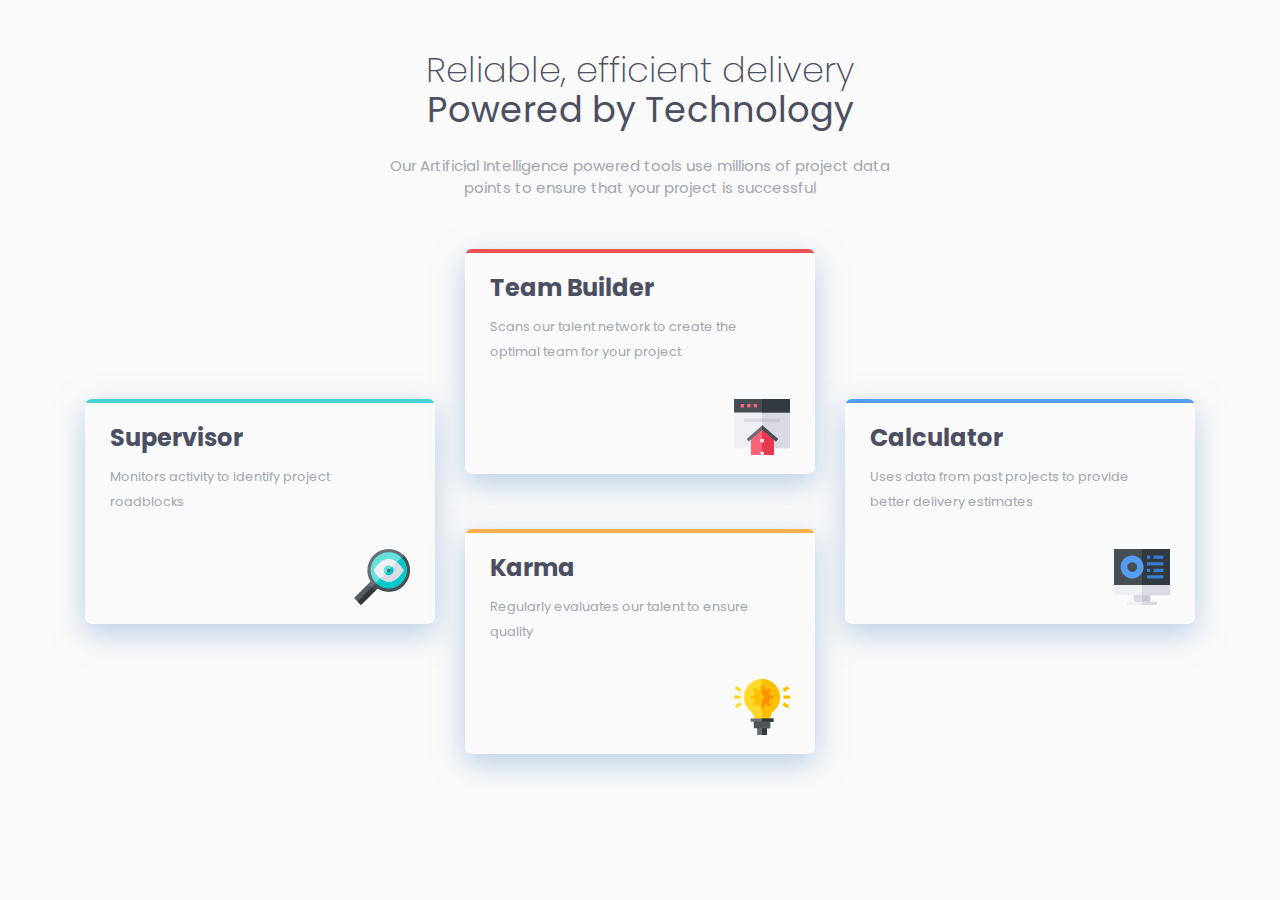
<file: public/index.html>
<!DOCTYPE html><html lang="en"><head><meta charset="UTF-8"><meta http-equiv="X-UA-Compatible" content="IE=edge"><meta name="viewport" content="width=device-width,initial-scale=1"><link rel="shortcut icon" href="/src/assets/img/favicon-32x32.png" type="image/x-icon"><link rel="stylesheet" href="/public/css/styles.css"><title>Frontend Mentor || Four card feature section</title></head><body><header class="main-header"><h1 class="main-title">Reliable, efficient delivery<br><b>Powered by Technology</b></h1><p class="main-subtitle">Our Artificial Intelligence powered tools use millions of project data points to ensure that your project is successful</p></header><main class="main cards-container"><article class="card card--cyan"><h2 class="card__title">Supervisor</h2><p class="card__description">Monitors activity to identify project<br>roadblocks</p><div class="card__icon"><img class="icon" src="/src/assets/img/icon-supervisor.svg" alt="logo de Supervisor"></div></article><article class="card card--red"><h2 class="card__title">Team Builder</h2><p class="card__description">Scans our talent network to create the<br>optimal team for your project</p><div class="card__icon"><img class="icon" src="/src/assets/img/icon-team-builder.svg" alt="logo de Team Builder"></div></article><article class="card card--yellow"><h2 class="card__title">Karma</h2><p class="card__description">Regularly evaluates our talent to ensure<br>quality</p><div class="card__icon"><img class="icon" src="/src/assets/img/icon-karma.svg" alt="logo de karma"></div></article><article class="card card--blue"><h2 class="card__title">Calculator</h2><p class="card__description">Uses data from past projects to provide<br>better delivery estimates</p><div class="card__icon"><img class="icon" src="/src/assets/img/icon-calculator.svg" alt="logo de Calculator"></div></article></main></body></html>
</file>
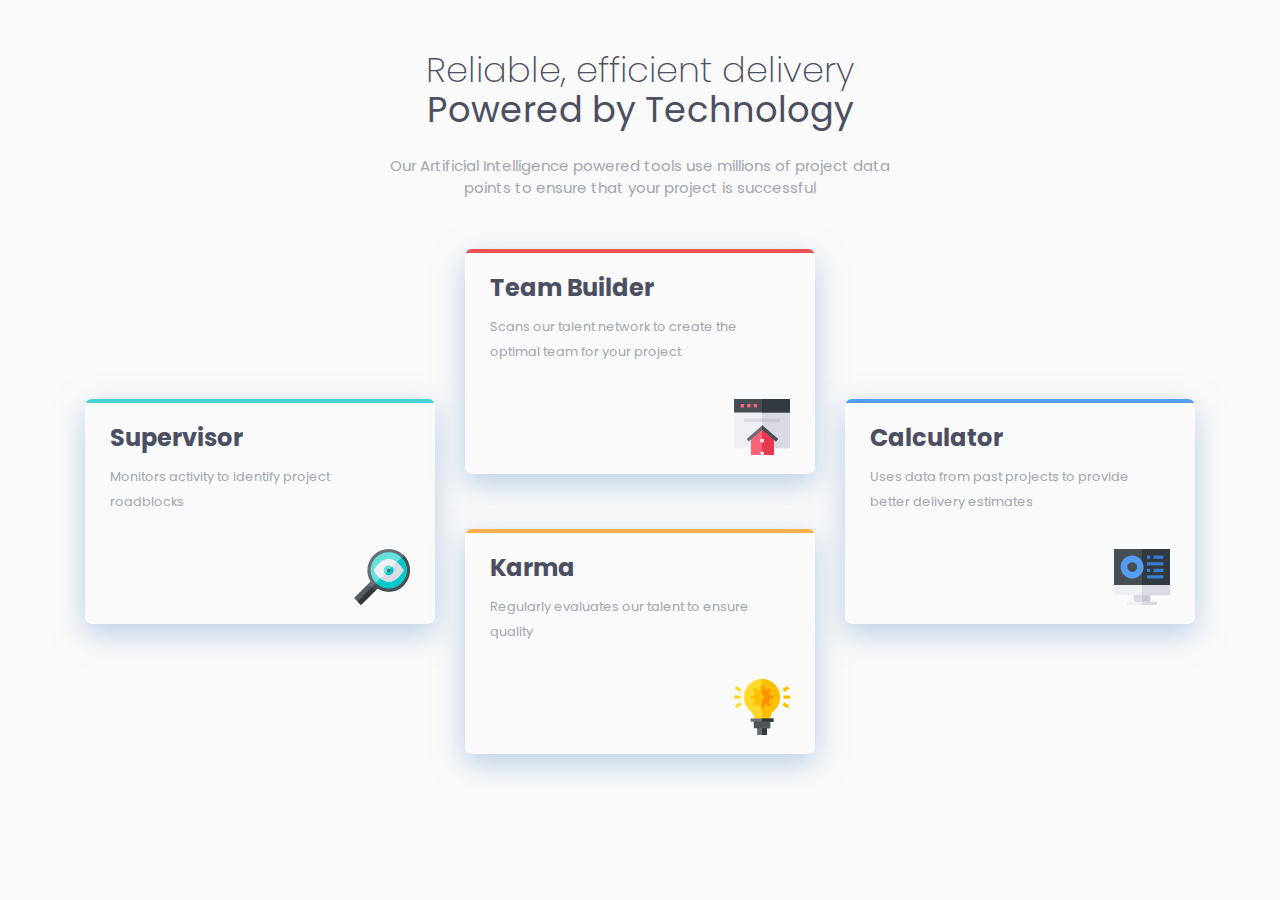
<file: src/index.html>
<!DOCTYPE html>
<html lang="en">
	<head>
		<meta charset="UTF-8" />
		<meta http-equiv="X-UA-Compatible" content="IE=edge" />
		<meta
			name="viewport"
			content="width=device-width, initial-scale=1.0"
		/>
		<link
			rel="shortcut icon"
			href="/src/assets/img/favicon-32x32.png "
			type="image/x-icon"
		/>
		<link rel="stylesheet" href="/public/css/styles.css" />
		<title>Frontend Mentor || Four card feature section</title>
	</head>

	<body>
		<header class="main-header">
			<h1 class="main-title">
				Reliable, efficient delivery <br />
				<b> Powered by Technology</b>
			</h1>
			<p class="main-subtitle">
				Our Artificial Intelligence powered tools use millions of
				project data points to ensure that your project is successful
			</p>
		</header>
		<main class="main cards-container">
			<article class="card card--cyan">
				<h2 class="card__title">Supervisor</h2>
				<p class="card__description">
					Monitors activity to identify project <br />
					roadblocks
				</p>
				<div class="card__icon">
					<img
						class="icon"
						src="/src/assets/img/icon-supervisor.svg"
						alt="logo de Supervisor"
					/>
				</div>
			</article>
			<article class="card card--red">
				<h2 class="card__title">Team Builder</h2>
				<p class="card__description">
					Scans our talent network to create the <br />
					optimal team for your project
				</p>
				<div class="card__icon">
					<img
						class="icon"
						src="/src/assets/img/icon-team-builder.svg"
						alt="logo de Team Builder"
					/>
				</div>
			</article>
			<article class="card card--yellow">
				<h2 class="card__title">Karma</h2>
				<p class="card__description">
					Regularly evaluates our talent to ensure <br />
					quality
				</p>
				<div class="card__icon">
					<img
						class="icon"
						src="/src/assets/img/icon-karma.svg"
						alt="logo de karma"
					/>
				</div>
			</article>
			<article class="card card--blue">
				<h2 class="card__title">Calculator</h2>
				<p class="card__description">
					Uses data from past projects to provide <br />
					better delivery estimates
				</p>
				<div class="card__icon">
					<img
						class="icon"
						src="/src/assets/img/icon-calculator.svg"
						alt="logo de Calculator"
					/>
				</div>
			</article>
		</main>
	</body>
</html>
</file>
<file: public/css/styles.css>
@import url("https://fonts.googleapis.com/css2?family=Poppins:wght@200;400;600&display=swap");/*! normalize.css v8.0.1 | MIT License | github.com/necolas/normalize.css */html{line-height:1.15;-webkit-text-size-adjust:100%}body{margin:0}main{display:block}h1{font-size:2em;margin:0.67em 0}hr{box-sizing:content-box;height:0;overflow:visible}pre{font-family:monospace, monospace;font-size:1em}a{background-color:transparent}abbr[title]{border-bottom:none;text-decoration:underline;text-decoration:underline dotted}b,strong{font-weight:bolder}code,kbd,samp{font-family:monospace, monospace;font-size:1em}small{font-size:80%}sub,sup{font-size:75%;line-height:0;position:relative;vertical-align:baseline}sub{bottom:-0.25em}sup{top:-0.5em}img{border-style:none}button,input,optgroup,select,textarea{font-family:inherit;font-size:100%;line-height:1.15;margin:0}button,input{overflow:visible}button,select{text-transform:none}button,[type='button'],[type='reset'],[type='submit']{-webkit-appearance:button}button::-moz-focus-inner,[type='button']::-moz-focus-inner,[type='reset']::-moz-focus-inner,[type='submit']::-moz-focus-inner{border-style:none;padding:0}button:-moz-focusring,[type='button']:-moz-focusring,[type='reset']:-moz-focusring,[type='submit']:-moz-focusring{outline:1px dotted ButtonText}fieldset{padding:0.35em 0.75em 0.625em}legend{box-sizing:border-box;color:inherit;display:table;max-width:100%;padding:0;white-space:normal}progress{vertical-align:baseline}textarea{overflow:auto}[type='checkbox'],[type='radio']{box-sizing:border-box;padding:0}[type='number']::-webkit-inner-spin-button,[type='number']::-webkit-outer-spin-button{height:auto}[type='search']{-webkit-appearance:textfield;outline-offset:-2px}[type='search']::-webkit-search-decoration{-webkit-appearance:none}::-webkit-file-upload-button{-webkit-appearance:button;font:inherit}details{display:block}summary{display:list-item}template{display:none}[hidden]{display:none}*{box-sizing:border-box}body{background-color:#fafafa;color:#4c4e61;font-size:15px;font-family:"Poppins",sans-serif;max-width:768px;margin-left:auto;margin-right:auto}@media screen and (min-width: 1024px){.body{max-width:1440px}}.main-header{text-align:center;margin:50px 20px}@media screen and (min-width: 1024px){.main-header{width:550px;margin-left:auto;margin-right:auto}}.main-title{font-size:1.6rem;font-weight:200}@media screen and (min-width: 1024px){.main-title{font-size:2.2rem}}.main-subtitle{font-weight:400;color:#a3a5ae;line-height:22px}.cards-container{display:grid;padding:0 20px}@media screen and (min-width: 1024px){.cards-container{justify-content:center;grid-template-columns:repeat(3, 350px);grid-template-rows:repeat(2, 250px);gap:30px}}.card{background-color:#fafafa;padding:25px;margin-bottom:30px;border-radius:7px;box-shadow:0 10px 30px rgba(131,167,210,0.533);height:225px;position:relative;overflow:hidden}.card__title{margin:0;font-size:1.5rem}.card__description{color:#a3a5ae;font-size:0.8rem;margin-bottom:35px;line-height:25px}.card__icon{text-align:right}.card__icon .icon{width:56px}@media screen and (min-width: 1024px){.card{margin-bottom:0}.card:first-child,.card:last-child{margin-top:150px}.card:nth-child(3){grid-column:2/3;grid-row:2/3}}.card::before{content:'';position:absolute;top:0;left:0;width:100%;height:4px}.card:nth-child(1)::before{border-top:4px solid #45d3d3}.card:nth-child(2)::before{border-top:4px solid #ea5353}.card:nth-child(3)::before{border-top:4px solid #fcaf4a}.card:nth-child(4)::before{border-top:4px solid #549ef2}
</file>
